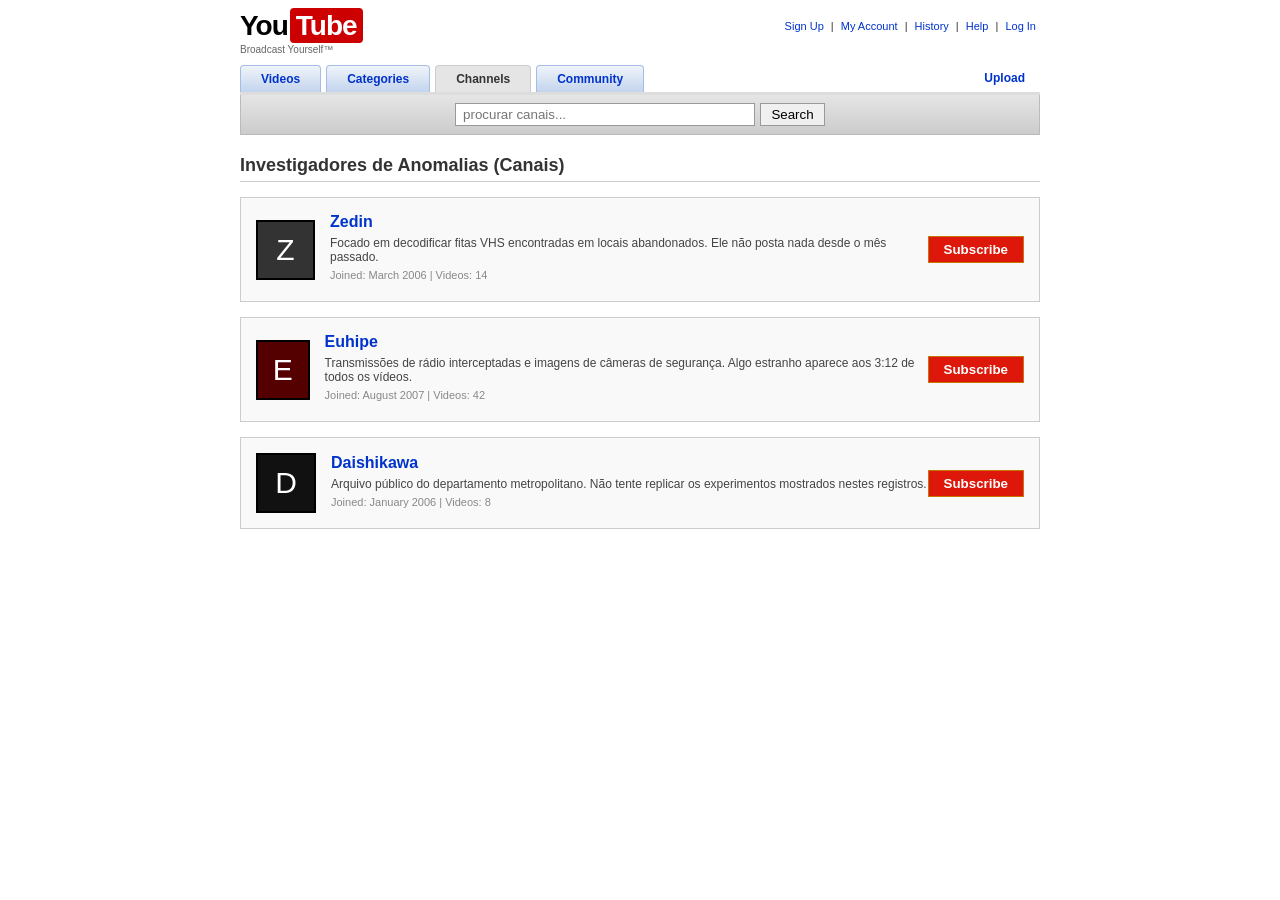
<file: index.html>
<!DOCTYPE html>
<html lang="pt-BR">
<head>
    <meta charset="UTF-8">
    <meta name="viewport" content="width=device-width, initial-scale=1.0">
    <title>Channels - Broadcast Yourself</title>
    <link rel="stylesheet" href="style.css">
</head>
<body>
    <div class="container">
        <!-- Cabeçalho idêntico -->
        <header>
            <div class="logo-area">
                <h1><span class="black-text">You</span><span class="red-box">Tube</span></h1>
                <span class="slogan">Broadcast Yourself™</span>
            </div>
            <div class="top-links">
                <a href="#">Sign Up</a> | <a href="#">My Account</a> | <a href="#">History</a> | <a href="#">Help</a> | <a href="#">Log In</a>
            </div>
        </header>

        <nav class="tabs">
            <a href="index.html" class="tab">Videos</a>
            <a href="categorias.html" class="tab">Categories</a>
            <a href="canais.html" class="tab active">Channels</a>
            <a href="#" class="tab">Community</a>
            <a href="#" class="upload-btn">Upload</a>
        </nav>
        
        <div class="search-bar">
            <input type="text" placeholder=" procurar canais...">
            <button>Search</button>
        </div>

        <div class="channels-content">
            <h2 class="page-title">Investigadores de Anomalias (Canais)</h2>
            
            <div class="channel-list">
                <!-- Canal Zedin -->
                <div class="channel-card">
                    <div class="channel-avatar" style="background-color: #333;">Z</div>
                    <div class="channel-info">
                        <h3><a href="https://www.youtube.com/@Zedin">Zedin</a></h3>
                        <p>Focado em decodificar fitas VHS encontradas em locais abandonados. Ele não posta nada desde o mês passado.</p>
                        <p class="meta">Joined: March 2006 | Videos: 14</p>
                    </div>
                    <button class="sub-btn">Subscribe</button>
                </div>

                <!-- Canal Euhipe -->
                <div class="channel-card">
                    <div class="channel-avatar" style="background-color: #500;">E</div>
                    <div class="channel-info">
                        <h3><a href="https://www.youtube.com/@EuHipe">Euhipe</a></h3>
                        <p>Transmissões de rádio interceptadas e imagens de câmeras de segurança. Algo estranho aparece aos 3:12 de todos os vídeos.</p>
                        <p class="meta">Joined: August 2007 | Videos: 42</p>
                    </div>
                    <button class="sub-btn">Subscribe</button>
                </div>

                <!-- Canal Daishikawa -->
                <div class="channel-card">
                    <div class="channel-avatar" style="background-color: #111;">D</div>
                    <div class="channel-info">
                        <h3><a href="#">Daishikawa</a></h3>
                        <p>Arquivo público do departamento metropolitano. Não tente replicar os experimentos mostrados nestes registros.</p>
                        <p class="meta">Joined: January 2006 | Videos: 8</p>
                    </div>
                    <button class="sub-btn">Subscribe</button>
                </div>
            </div>
        </div>
    </div>
</body>
</html>
</file>
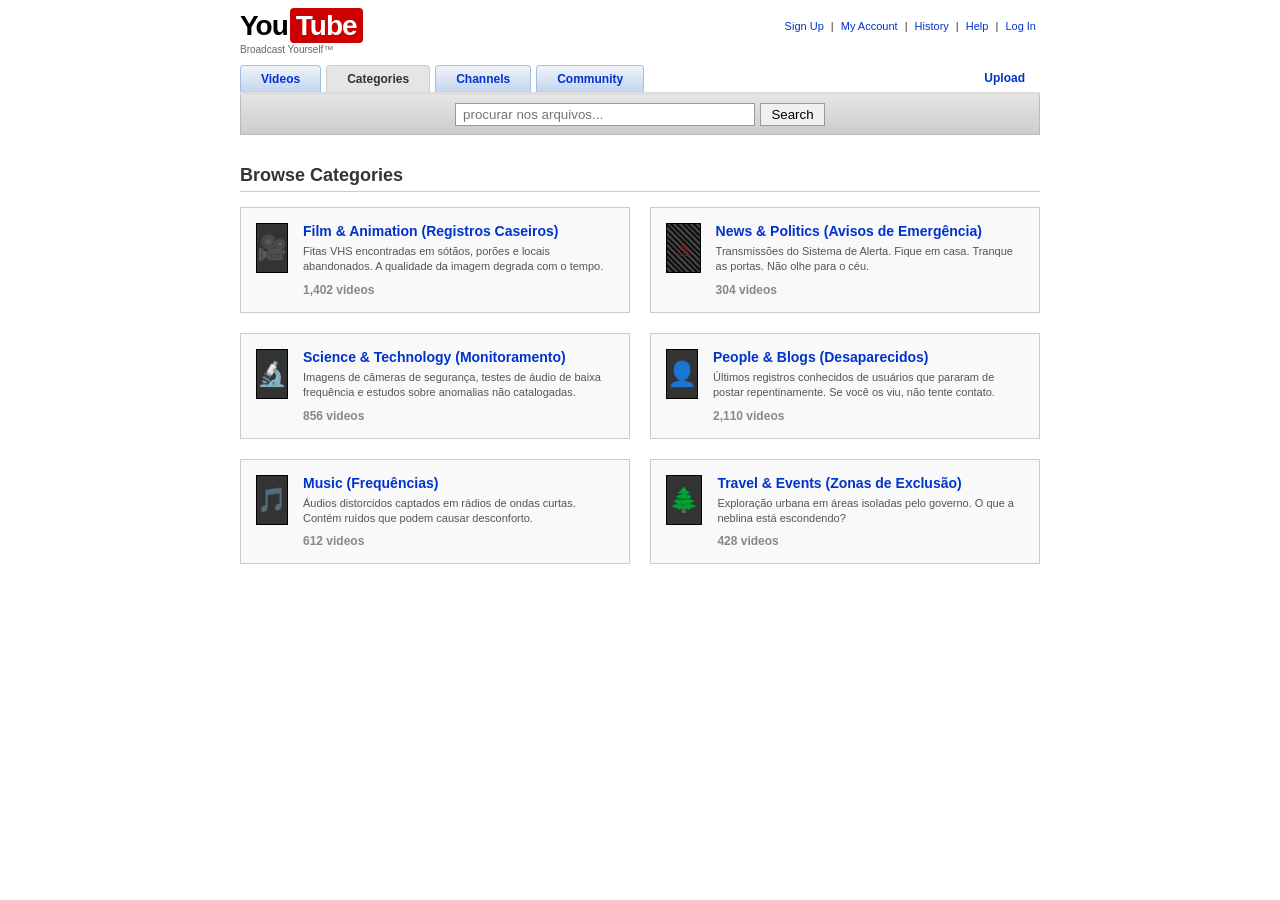
<file: categorias.html>
<!DOCTYPE html>
<html lang="pt-BR">
<head>
    <meta charset="UTF-8">
    <meta name="viewport" content="width=device-width, initial-scale=1.0">
    <title>Categories - Broadcast Yourself</title>
    <link rel="stylesheet" href="style.css">
    <style>
        /* Estilos específicos para a grade de categorias */
        .categories-content {
            padding: 10px 0;
        }
        .categories-grid {
            display: grid;
            grid-template-columns: repeat(2, 1fr);
            gap: 20px;
            margin-top: 15px;
        }
        .category-card {
            border: 1px solid #ccc;
            background: #f9f9f9;
            padding: 15px;
            display: flex;
            align-items: flex-start;
        }
        .category-icon {
            width: 50px;
            height: 50px;
            background-color: #333;
            margin-right: 15px;
            border: 1px solid #000;
            display: flex;
            align-items: center;
            justify-content: center;
            color: #fff;
            font-weight: bold;
            font-family: monospace;
            font-size: 24px;
        }
        .category-icon.glitch {
            background: repeating-linear-gradient(45deg, #111, #111 2px, #444 2px, #444 4px);
            color: #cc0000;
        }
        .category-info h3 {
            font-size: 14px;
            margin-bottom: 5px;
        }
        .category-info p {
            font-size: 11px;
            color: #555;
            line-height: 1.4;
        }
        .category-info .video-count {
            display: block;
            margin-top: 8px;
            font-weight: bold;
            color: #888;
        }
    </style>
</head>
<body>
    <div class="container">
        <!-- Cabeçalho idêntico -->
        <header>
            <div class="logo-area">
                <h1><span class="black-text">You</span><span class="red-box">Tube</span></h1>
                <span class="slogan">Broadcast Yourself™</span>
            </div>
            <div class="top-links">
                <a href="#">Sign Up</a> | <a href="#">My Account</a> | <a href="#">History</a> | <a href="#">Help</a> | <a href="#">Log In</a>
            </div>
        </header>

        <!-- Navegação com a aba Categories ativa -->
        <nav class="tabs">
            <a href="index.html" class="tab">Videos</a>
            <a href="categorias.html" class="tab active">Categories</a>
            <a href="canais.html" class="tab">Channels</a>
            <a href="community.html" class="tab">Community</a>
            <a href="#" class="upload-btn">Upload</a>
        </nav>
        
        <div class="search-bar">
            <input type="text" placeholder=" procurar nos arquivos...">
            <button>Search</button>
        </div>

        <div class="categories-content">
            <h2 class="page-title">Browse Categories</h2>
            
            <div class="categories-grid">
                <!-- Categoria 1 -->
                <div class="category-card">
                    <div class="category-icon">🎥</div>
                    <div class="category-info">
                        <h3><a href="#">Film & Animation (Registros Caseiros)</a></h3>
                        <p>Fitas VHS encontradas em sótãos, porões e locais abandonados. A qualidade da imagem degrada com o tempo.</p>
                        <span class="video-count">1,402 videos</span>
                    </div>
                </div>

                <!-- Categoria 2 -->
                <div class="category-card">
                    <div class="category-icon glitch">⚠️</div>
                    <div class="category-info">
                        <h3><a href="#">News & Politics (Avisos de Emergência)</a></h3>
                        <p>Transmissões do Sistema de Alerta. Fique em casa. Tranque as portas. Não olhe para o céu.</p>
                        <span class="video-count">304 videos</span>
                    </div>
                </div>

                <!-- Categoria 3 -->
                <div class="category-card">
                    <div class="category-icon">🔬</div>
                    <div class="category-info">
                        <h3><a href="#">Science & Technology (Monitoramento)</a></h3>
                        <p>Imagens de câmeras de segurança, testes de áudio de baixa frequência e estudos sobre anomalias não catalogadas.</p>
                        <span class="video-count">856 videos</span>
                    </div>
                </div>

                <!-- Categoria 4 -->
                <div class="category-card">
                    <div class="category-icon">👤</div>
                    <div class="category-info">
                        <h3><a href="#">People & Blogs (Desaparecidos)</a></h3>
                        <p>Últimos registros conhecidos de usuários que pararam de postar repentinamente. Se você os viu, não tente contato.</p>
                        <span class="video-count">2,110 videos</span>
                    </div>
                </div>

                <!-- Categoria 5 -->
                <div class="category-card">
                    <div class="category-icon">🎵</div>
                    <div class="category-info">
                        <h3><a href="#">Music (Frequências)</a></h3>
                        <p>Áudios distorcidos captados em rádios de ondas curtas. Contém ruídos que podem causar desconforto.</p>
                        <span class="video-count">612 videos</span>
                    </div>
                </div>

                <!-- Categoria 6 -->
                <div class="category-card">
                    <div class="category-icon">🌲</div>
                    <div class="category-info">
                        <h3><a href="#">Travel & Events (Zonas de Exclusão)</a></h3>
                        <p>Exploração urbana em áreas isoladas pelo governo. O que a neblina está escondendo?</p>
                        <span class="video-count">428 videos</span>
                    </div>
                </div>
            </div>
        </div>
    </div>
</body>
</html>
</file>
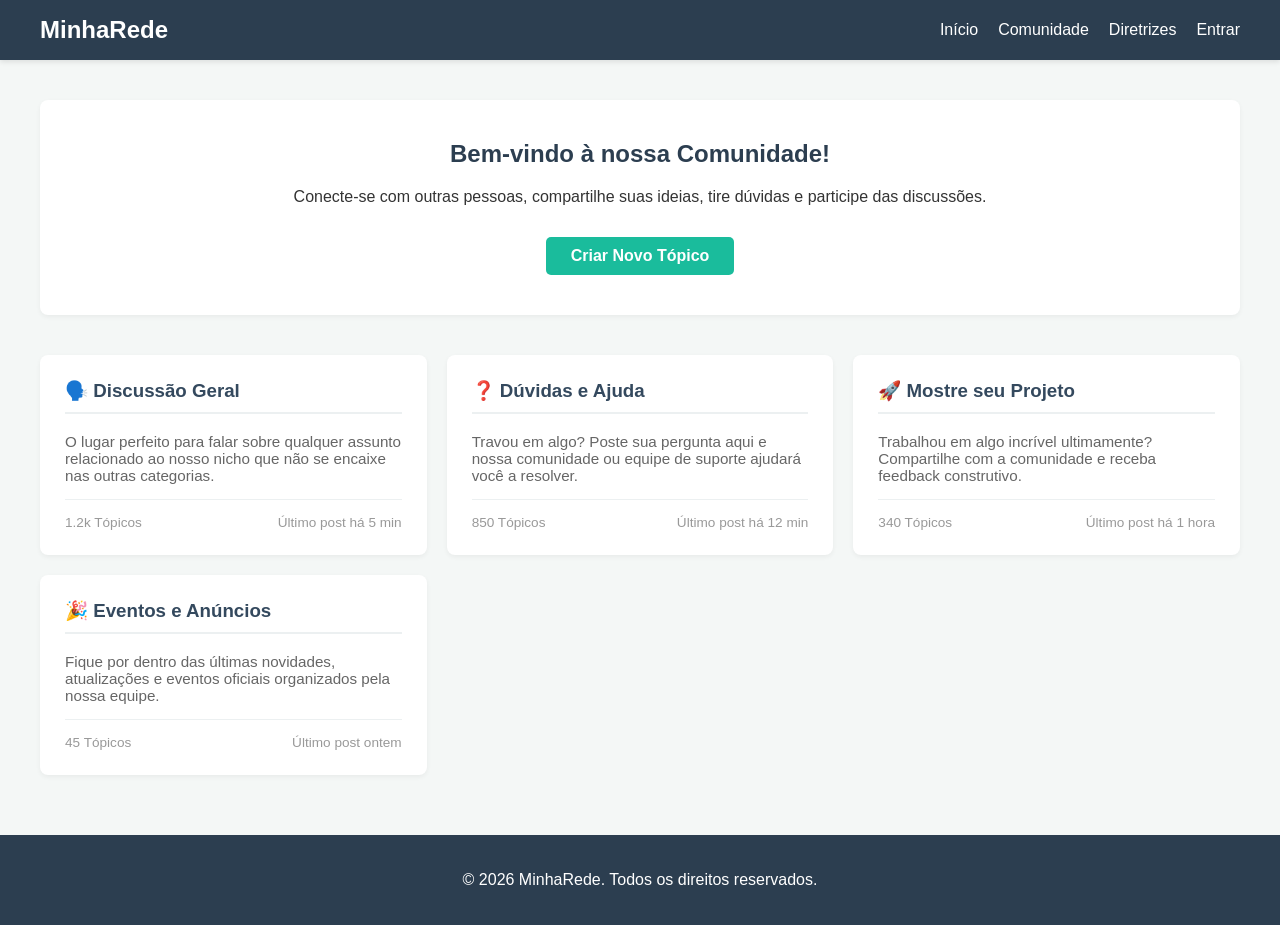
<file: community.html>
<!DOCTYPE html>
<html lang="pt-BR">
<head>
    <meta charset="UTF-8">
    <meta name="viewport" content="width=device-width, initial-scale=1.0">
    <title>Comunidade - Nosso Fórum</title>
    <style>
        /* Estilos Básicos */
        body {
            font-family: 'Segoe UI', Tahoma, Geneva, Verdana, sans-serif;
            margin: 0;
            padding: 0;
            background-color: #f4f7f6;
            color: #333;
        }

        /* Cabeçalho e Navegação */
        header {
            background-color: #2c3e50;
            color: white;
            padding: 1rem 0;
            box-shadow: 0 2px 5px rgba(0,0,0,0.1);
        }
        
        nav {
            max-width: 1200px;
            margin: 0 auto;
            display: flex;
            justify-content: space-between;
            align-items: center;
            padding: 0 20px;
        }

        nav .logo {
            font-size: 1.5rem;
            font-weight: bold;
        }

        nav ul {
            list-style: none;
            display: flex;
            gap: 20px;
            margin: 0;
            padding: 0;
        }

        nav a {
            color: white;
            text-decoration: none;
            font-weight: 500;
            transition: color 0.3s;
        }

        nav a:hover {
            color: #1abc9c;
        }

        /* Área Principal */
        main {
            max-width: 1200px;
            margin: 40px auto;
            padding: 0 20px;
        }

        /* Seção de Boas-vindas */
        .hero {
            text-align: center;
            background: white;
            padding: 40px 20px;
            border-radius: 8px;
            margin-bottom: 40px;
            box-shadow: 0 2px 5px rgba(0,0,0,0.05);
        }

        .hero h1 {
            margin-top: 0;
            color: #2c3e50;
        }

        .btn-primary {
            display: inline-block;
            background-color: #1abc9c;
            color: white;
            padding: 10px 25px;
            text-decoration: none;
            border-radius: 5px;
            font-weight: bold;
            margin-top: 15px;
            transition: background 0.3s;
        }

        .btn-primary:hover {
            background-color: #16a085;
        }

        /* Categorias da Comunidade */
        .categories {
            display: grid;
            grid-template-columns: repeat(auto-fit, minmax(300px, 1fr));
            gap: 20px;
        }

        .category-card {
            background: white;
            padding: 25px;
            border-radius: 8px;
            box-shadow: 0 2px 5px rgba(0,0,0,0.05);
            transition: transform 0.2s;
        }

        .category-card:hover {
            transform: translateY(-5px);
        }

        .category-card h3 {
            margin-top: 0;
            color: #34495e;
            border-bottom: 2px solid #ecf0f1;
            padding-bottom: 10px;
        }

        .category-card p {
            color: #666;
            font-size: 0.95rem;
        }

        .meta-info {
            display: flex;
            justify-content: space-between;
            font-size: 0.85rem;
            color: #999;
            margin-top: 15px;
            padding-top: 15px;
            border-top: 1px solid #ecf0f1;
        }

        /* Rodapé */
        footer {
            text-align: center;
            padding: 20px;
            background-color: #2c3e50;
            color: white;
            margin-top: 60px;
        }
    </style>
</head>
<body>

    <header>
        <nav>
            <div class="logo">MinhaRede</div>
            <ul>
                <li><a href="#">Início</a></li>
                <li><a href="#">Comunidade</a></li>
                <li><a href="#">Diretrizes</a></li>
                <li><a href="#">Entrar</a></li>
            </ul>
        </nav>
    </header>

    <main>
        <section class="hero">
            <h1>Bem-vindo à nossa Comunidade!</h1>
            <p>Conecte-se com outras pessoas, compartilhe suas ideias, tire dúvidas e participe das discussões.</p>
            <a href="#" class="btn-primary">Criar Novo Tópico</a>
        </section>

        <section class="categories">
            <!-- Categoria 1 -->
            <div class="category-card">
                <h3>🗣️ Discussão Geral</h3>
                <p>O lugar perfeito para falar sobre qualquer assunto relacionado ao nosso nicho que não se encaixe nas outras categorias.</p>
                <div class="meta-info">
                    <span>1.2k Tópicos</span>
                    <span>Último post há 5 min</span>
                </div>
            </div>

            <!-- Categoria 2 -->
            <div class="category-card">
                <h3>❓ Dúvidas e Ajuda</h3>
                <p>Travou em algo? Poste sua pergunta aqui e nossa comunidade ou equipe de suporte ajudará você a resolver.</p>
                <div class="meta-info">
                    <span>850 Tópicos</span>
                    <span>Último post há 12 min</span>
                </div>
            </div>

            <!-- Categoria 3 -->
            <div class="category-card">
                <h3>🚀 Mostre seu Projeto</h3>
                <p>Trabalhou em algo incrível ultimamente? Compartilhe com a comunidade e receba feedback construtivo.</p>
                <div class="meta-info">
                    <span>340 Tópicos</span>
                    <span>Último post há 1 hora</span>
                </div>
            </div>
            
            <!-- Categoria 4 -->
            <div class="category-card">
                <h3>🎉 Eventos e Anúncios</h3>
                <p>Fique por dentro das últimas novidades, atualizações e eventos oficiais organizados pela nossa equipe.</p>
                <div class="meta-info">
                    <span>45 Tópicos</span>
                    <span>Último post ontem</span>
                </div>
            </div>
        </section>
    </main>

    <footer>
        <p>&copy; 2026 MinhaRede. Todos os direitos reservados.</p>
    </footer>

</body>
</html>
</file>
<file: style.css>
/* Reset e configurações básicas */
* {
    margin: 0;
    padding: 0;
    box-sizing: border-box;
}

body {
    font-family: Arial, Helvetica, sans-serif;
    background-color: #ffffff;
    color: #333;
    font-size: 12px;
}

a { color: #0033cc; text-decoration: none; }
a:hover { text-decoration: underline; }

.container {
    width: 800px;
    margin: 0 auto;
    padding-top: 10px;
}

/* Header & Logo */
header {
    display: flex;
    justify-content: space-between;
    align-items: flex-start;
    margin-bottom: 10px;
}

.logo-area h1 {
    font-size: 28px;
    letter-spacing: -1px;
}
.black-text { color: #000; }
.red-box {
    background-color: #cc0000;
    color: white;
    padding: 2px 6px;
    border-radius: 4px;
    margin-left: 2px;
}
.slogan {
    font-size: 10px;
    color: #666;
    display: block;
    margin-top: 2px;
}

.top-links { font-size: 11px; margin-top: 10px; }
.top-links a { margin: 0 4px; }

/* Navegação e Abas */
.tabs {
    display: flex;
    border-bottom: 3px solid #ddd;
    position: relative;
}

.tab {
    padding: 6px 20px;
    background: linear-gradient(to bottom, #f0f4f9, #c3d4ee);
    border: 1px solid #a4bde5;
    border-bottom: none;
    border-radius: 4px 4px 0 0;
    margin-right: 5px;
    font-weight: bold;
    color: #0033cc;
}

.tab.active {
    background: #e5e5e5;
    border-color: #ccc;
    color: #333;
}

.upload-btn {
    position: absolute;
    right: 0;
    font-weight: bold;
    padding: 6px 15px;
}

/* Barra de Pesquisa */
.search-bar {
    background: linear-gradient(to bottom, #e5e5e5, #cccccc);
    padding: 8px;
    display: flex;
    justify-content: center;
    border: 1px solid #bbb;
    border-top: none;
    margin-bottom: 20px;
}

.search-bar input {
    width: 300px;
    padding: 3px;
    border: 1px solid #999;
}

.search-bar button {
    padding: 3px 10px;
    margin-left: 5px;
    border: 1px solid #999;
    background: #f0f0f0;
    cursor: pointer;
}

/* Layout Principal */
.main-content {
    display: flex;
    justify-content: space-between;
}

/* Coluna da Esquerda */
.video-section {
    width: 480px;
}

.video-title {
    font-size: 16px;
    font-weight: bold;
    margin-bottom: 10px;
    color: #000;
}

.video-player {
    width: 100%;
    height: 360px;
    background-color: #000;
    border: 1px solid #999;
    position: relative;
    display: flex;
    align-items: center;
    justify-content: center;
}

/* Elementos Analógicos no Player */
.static-screen {
    text-align: center;
    width: 100%;
    height: 100%;
    display: flex;
    flex-direction: column;
    justify-content: space-between;
    background: repeating-linear-gradient(
        0deg,
        #111,
        #111 2px,
        #333 2px,
        #333 4px
    );
}

.creepy-text {
    color: white;
    font-family: "Courier New", Courier, monospace;
    margin-top: 150px;
    letter-spacing: 2px;
    text-shadow: 2px 0 0 red, -2px 0 0 blue; /* Efeito Glitch */
}

.controls {
    background: #333;
    color: #fff;
    padding: 5px 10px;
    display: flex;
    justify-content: space-between;
    font-size: 11px;
}

.video-actions {
    border: 1px solid #ccc;
    padding: 10px;
    background: #f9f9f9;
    margin-top: 10px;
    display: flex;
    justify-content: space-between;
}

.stars { color: #cc0000; font-size: 16px; }

/* Coluna da Direita */
.sidebar {
    width: 300px;
}

.info-box {
    border: 1px solid #ccc;
    margin-bottom: 15px;
}

.info-header {
    background-color: #ffffee;
    padding: 5px;
    font-weight: bold;
    text-align: center;
    border-bottom: 1px solid #ccc;
}

.info-body {
    padding: 10px;
    background: #fff;
    line-height: 1.4;
}

.desc { margin: 10px 0; font-style: italic; color: #555;}

.related-videos {
    border: 1px solid #ccc;
    padding: 10px;
    background: #f9f9f9;
}

.related-tabs {
    border-bottom: 1px solid #ccc;
    padding-bottom: 5px;
    margin-bottom: 10px;
}

.active-rel {
    font-weight: bold;
    background: #ccc;
    padding: 2px 5px;
}

.video-item {
    display: flex;
    margin-bottom: 10px;
    clear: both;
}

.thumb {
    width: 90px;
    height: 70px;
    background-color: #000;
    border: 1px solid #999;
    margin-right: 10px;
}

/* Thumbs Assustadoras simuladas */
.creepy-thumb1 { background: radial-gradient(circle, #555, #000); }
.creepy-thumb2 { background: repeating-radial-gradient(#222, #000 10%); }

.details p {
    color: #666;
    font-size: 11px;
    margin-top: 2px;
}

/* Página de Canais */
.page-title {
    font-size: 18px;
    margin-bottom: 15px;
    border-bottom: 1px solid #ccc;
    padding-bottom: 5px;
}

.channel-list { display: flex; flex-direction: column; gap: 15px; }

.channel-card {
    display: flex;
    border: 1px solid #ccc;
    padding: 15px;
    background-color: #f9f9f9;
    align-items: center;
}

.channel-avatar {
    width: 60px;
    height: 60px;
    color: white;
    font-size: 30px;
    display: flex;
    align-items: center;
    justify-content: center;
    margin-right: 15px;
    border: 2px solid #000;
}

.channel-info { flex-grow: 1; }
.channel-info h3 { margin-bottom: 5px; font-size: 16px; }
.channel-info p { color: #444; margin-bottom: 5px; }
.channel-info .meta { color: #888; font-size: 11px; }

.sub-btn {
    background: #dd1709;
    color: white;
    border: 1px solid #c67605;
    padding: 5px 15px;
    font-weight: bold;
    cursor: pointer;
}
</file>
